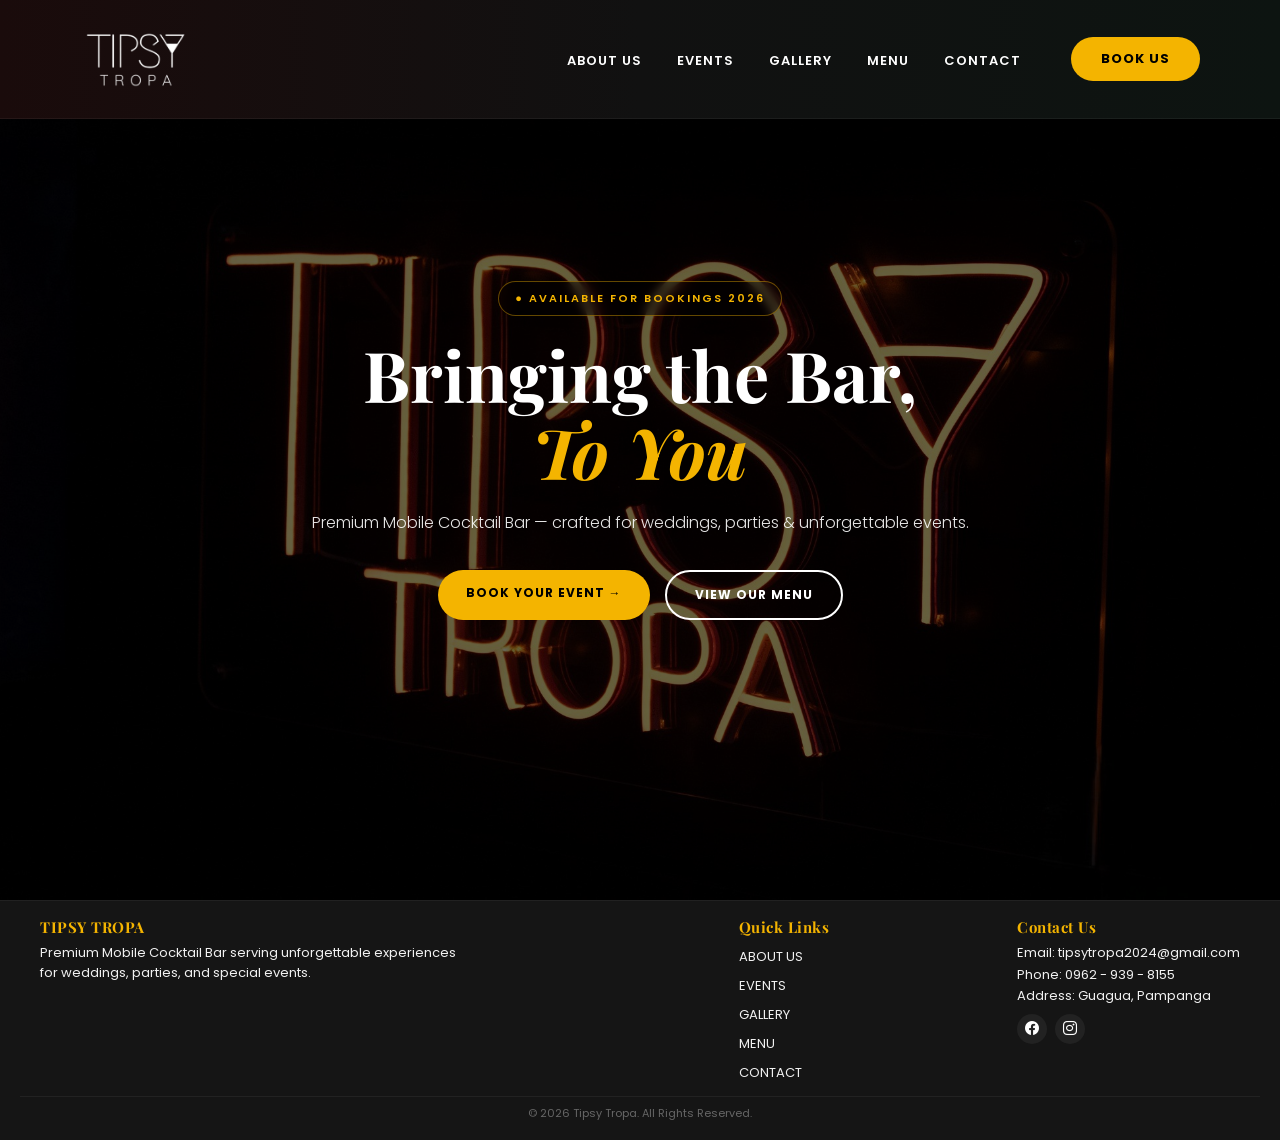
<file: index.html>
<!DOCTYPE html>
<html lang="en">
<head>
    <meta charset="UTF-8">
    <meta name="viewport" content="width=device-width, initial-scale=1.0">
    <title>Tipsy Tropa - Home</title>

    <link rel="icon" type="image/jpeg" href="images/logos.png">
    
    <link href="https://fonts.googleapis.com/css2?family=Playfair+Display:ital,wght@0,500;0,700;1,400&family=Poppins:wght@300;400;600&display=swap" rel="stylesheet">
    <link rel="stylesheet" href="https://cdn.jsdelivr.net/npm/bootstrap-icons@1.11.3/font/bootstrap-icons.min.css">
    
    <style>
        :root {
            --accent-gold: #f4b400;
            --font-poppins: 'Poppins', sans-serif;
            --font-display: 'Playfair Display', serif;
        }

        * {
            margin: 0;
            padding: 0;
            box-sizing: border-box;
        }

        body {
            font-family: var(--font-poppins);
            background-color: #000;
        }

        /* --- NAVBAR --- */
        .navbar {
            position: fixed;
            top: 0;
            left: 0;
            width: 100%;
            padding: 25px 80px; 
            display: flex;
            justify-content: space-between;
            align-items: center;
            background: linear-gradient(to right, #1a0b0b 0%, #111111 50%, #0d1411 100%);
            z-index: 1000;
            border-bottom: 1px solid rgba(255, 255, 255, 0.05);
            box-sizing: border-box;
        }

        .logo {
            display: inline-flex;
            align-items: center;
            text-decoration: none;
            line-height: 0;
        }

        .logo img {
            display: block;
            width: auto;
            height: 68px;
            object-fit: contain;
        }

        .hamburger {
            display: none;
            color: white;
            font-size: 28px;
            cursor: pointer;
            z-index: 1001;
            margin-left: 15px;
        }

        .nav-links {
            display: flex;
            list-style: none;
            gap: 35px;
            margin-left: auto;
            margin-right: 50px;
        }

        .nav-links a {
            text-decoration: none;
            color: white;
            font-size: 13px;
            font-weight: 600;
            transition: color 0.3s ease;
            text-transform: uppercase;
            letter-spacing: 1px;
        }

        .nav-links a:hover { color: var(--accent-gold); }

        .btn-book {
            background: var(--accent-gold);
            color: #000;
            padding: 12px 30px;
            border-radius: 50px;
            text-decoration: none;
            font-weight: 700;
            font-size: 13px;
            transition: 0.3s;
            text-transform: uppercase;
            letter-spacing: 1px;
            white-space: nowrap;
        }

        .btn-book:hover {
            background: #fff;
            transform: scale(1.05);
        }

        /* --- HERO SECTION --- */
        .home {
            position: relative;
            height: 100vh;
            display: flex;
            align-items: center;
            justify-content: center;
            text-align: center;
            overflow: hidden;
        }

        .bg-slide {
            position: absolute;
            width: 100%;
            height: 100%;
            background-size: cover;
            background-position: center;
            background-repeat: no-repeat;
            top: 0;
            left: 0;
            opacity: 0;
            transition: opacity 1.5s ease-in-out;
            z-index: 0;
        }

        .bg-slide.active { opacity: 1; }

        .overlay {
            position: absolute;
            width: 100%;
            height: 100%;
            background: rgba(0, 0, 0, 0.6);
            top: 0;
            left: 0;
            z-index: 1;
        }

        .home-content {
            position: relative;
            z-index: 2;
            color: #fff;
            max-width: 800px;
            padding: 0 20px;
        }

        .badge {
            display: inline-block;
            color: var(--accent-gold);
            font-size: 11px;
            font-weight: 600;
            letter-spacing: 2px;
            margin-bottom: 20px;
            border: 1px solid rgba(244, 180, 0, 0.4);
            padding: 8px 16px;
            border-radius: 50px;
            background: rgba(0, 0, 0, 0.4);
            backdrop-filter: blur(5px);
        }

        .home-content h1 {
            font-family: var(--font-display);
            font-size: clamp(32px, 8vw, 70px);
            line-height: 1.1;
            margin-bottom: 20px;
        }

        .home-content h1 span {
            color: var(--accent-gold);
            font-style: italic;
        }

        .home-content p {
            font-size: 16px;
            margin-bottom: 35px;
            opacity: 0.9;
            font-weight: 300;
        }

        .buttons {
            display: flex;
            gap: 15px;
            justify-content: center;
        }

        .btn-primary, .btn-outline {
            padding: 14px 28px;
            border-radius: 50px;
            text-decoration: none;
            font-weight: 700;
            font-size: 12px;
            letter-spacing: 1px;
            transition: 0.3s;
        }

        .btn-primary { background: var(--accent-gold); color: #000; }
        .btn-outline { background: transparent; color: #fff; border: 2px solid #fff; }

        .btn-primary:hover, .btn-outline:hover {
            background: #fff;
            color: #000;
            transform: translateY(-3px);
        }

        /* --- FOOTER --- */
        .footer {
            background: #151515;
            color: #fff;
            padding: 16px 20px 8px;
            height: 2.5in;
            box-sizing: border-box;
            border-top: 1px solid rgba(255,255,255,0.05);
        }

        .footer-container {
            display: grid;
            grid-template-columns: minmax(0, 1.6fr) repeat(2, minmax(180px, 0.8fr));
            gap: 14px 24px;
            max-width: 1200px;
            margin: 0 auto;
            align-items: start;
        }

        .footer-about, .footer-links, .footer-contact {
            margin: 0;
        }

        .footer-about {
            max-width: 420px;
        }

        .footer-links {
            justify-self: center;
        }

        .footer-contact {
            justify-self: end;
        }

        .footer h3, .footer h4 {
            font-family: var(--font-display);
            margin-bottom: 6px;
            font-size: 15px;
            color: var(--accent-gold);
            letter-spacing: 0.5px;
        }

        .footer-about p,
        .footer-contact p {
            color: #f1f1f1;
            font-size: 13px;
            line-height: 1.5;
            margin-bottom: 2px;
        }

        .footer-links ul {
            list-style: none;
            padding: 0;
            display: grid;
            gap: 4px;
        }
        .footer-links ul li { margin-bottom: 0; }
        .footer-links ul li a { color: #f1f1f1; text-decoration: none; transition: 0.3s; font-size: 13px; }
        .footer-links ul li a:hover { color: var(--accent-gold); }

        .social-icons { margin-top: 8px; display: flex; gap: 8px; }
        .social-icon {
            display: inline-flex;
            background: #222;
            color: #fff;
            width: 30px;
            height: 30px;
            align-items: center;
            justify-content: center;
            border-radius: 50%;
            transition: 0.3s;
            text-decoration: none;
            font-size: 14px;
        }
        .social-icon:hover { background: var(--accent-gold); color: #000; }

        .footer-bottom {
            margin-top: 12px;
            border-top: 1px solid #222;
            padding-top: 8px;
            text-align: center;
            font-size: 11px;
            color: #666;
        }

        /* --- MOBILE RESPONSIVE --- */
        @media (max-width: 768px) {
            .navbar { 
                padding: 15px 20px; 
                background: #000;
                flex-wrap: wrap;
                gap: 10px;
            }

            .logo img {
                height: 56px;
            }

            .hamburger {
                display: block; 
                order: 3; /* Places hamburger at the far right */
            }

            .btn-book {
                order: 2; /* Places button in the middle */
                padding: 8px 15px;
                font-size: 11px;
                margin-left: auto;
            }

            .nav-links {
                display: none;
                flex-direction: column;
                position: absolute;
                top: 100%;
                left: 0;
                width: 100%;
                background: rgba(0, 0, 0, 0.98);
                padding: 30px 20px;
                text-align: center;
                gap: 20px;
                border-bottom: 1px solid var(--accent-gold);
                margin: 0;
            }

            .nav-links.active {
                display: flex;
            }

            .nav-links li,
            .nav-links a {
                width: 100%;
                text-align: center;
            }

            .buttons { 
                flex-direction: column; 
                align-items: center; 
            }

            .btn-primary, .btn-outline { 
                width: 100%; 
                max-width: 250px; 
            }

            .footer {
                padding: 18px 16px 10px;
                height: auto;
            }
            .footer-container {
                grid-template-columns: 1fr;
                gap: 14px;
                text-align: left;
            }
            .footer-links,
            .footer-contact {
                justify-self: start;
            }
            .footer h3,
            .footer h4 {
                margin-bottom: 6px;
            }
            .footer-links ul li a,
            .footer-about p,
            .footer-contact p {
                font-size: 13px;
            }
            .social-icons {
                margin-top: 8px;
                justify-content: flex-start;
            }
            .footer-bottom {
                margin-top: 10px;
                padding-top: 8px;
            }
        }
    </style>
</head>
<body>

<header>
    <nav class="navbar">
        <a href="index.html" class="logo" aria-label="Tipsy Tropa Home"><img src="images/LOGO.png" alt="Tipsy Tropa logo"></a>
        
        <ul class="nav-links" id="navMenu">
            <li><a href="about.html">ABOUT US</a></li>
            <li><a href="events.html">EVENTS</a></li>
            <li><a href="gallery.html">GALLERY</a></li>
            <li><a href="menu.html">MENU</a></li>
            <li><a href="booking.html">CONTACT</a></li>
        </ul>

        <a href="booking.html" class="btn-book">BOOK US</a>
        
        <i class="bi bi-list hamburger" id="hamburger"></i>
    </nav>
</header>

<section class="home">
    <div class="bg-slide" id="bg1"></div>
    <div class="bg-slide" id="bg2"></div>
    <div class="overlay"></div>

    <div class="home-content">
        <span class="badge">● AVAILABLE FOR BOOKINGS 2026</span>
        <h1>Bringing the Bar, <br><span>To You</span></h1>
        <p>Premium Mobile Cocktail Bar — crafted for weddings, parties & unforgettable events.</p>
        <div class="buttons">
            <a href="booking.html" class="btn-primary">BOOK YOUR EVENT →</a>
            <a href="menu.html" class="btn-outline">VIEW OUR MENU</a>
        </div>
    </div>
</section>

<script>
    /* --- BACKGROUND SLIDESHOW --- */
    const images = ['images/background1.jpg', 'images/background2.jpg', 'images/background3.jpg'];
    let index = 0;
    const bg1 = document.getElementById('bg1');
    const bg2 = document.getElementById('bg2');

    bg1.style.backgroundImage = `url(${images[0]})`;
    bg1.classList.add('active');

    setInterval(() => {
        const nextIndex = (index + 1) % images.length;
        const current = bg1.classList.contains('active') ? bg1 : bg2;
        const next = bg1.classList.contains('active') ? bg2 : bg1;
        next.style.backgroundImage = `url(${images[nextIndex]})`;
        next.classList.add('active');
        current.classList.remove('active');
        index = nextIndex;
    }, 5000);

    /* --- HAMBURGER MENU TOGGLE --- */
    const hamburger = document.getElementById('hamburger');
    const navMenu = document.getElementById('navMenu');

    hamburger.addEventListener('click', () => {
        navMenu.classList.toggle('active');
        if (navMenu.classList.contains('active')) {
            hamburger.classList.replace('bi-list', 'bi-x');
        } else {
            hamburger.classList.replace('bi-x', 'bi-list');
        }
    });
</script>

<footer class="footer">
    <div class="footer-container">
        <div class="footer-about">
            <h3>TIPSY TROPA</h3>
            <p>Premium Mobile Cocktail Bar serving unforgettable experiences for weddings, parties, and special events.</p>
        </div>
        <div class="footer-links">
            <h4>Quick Links</h4>
            <ul>
                <li><a href="about.html">ABOUT US</a></li>
                <li><a href="events.html">EVENTS</a></li>
                <li><a href="gallery.html">GALLERY</a></li>
                <li><a href="menu.html">MENU</a></li>
                <li><a href="booking.html">CONTACT</a></li>
            </ul>
        </div>
        <div class="footer-contact">
            <h4>Contact Us</h4>
            <p>Email: tipsytropa2024@gmail.com</p>
            <p>Phone: 0962 - 939 - 8155</p>
            <p>Address: Guagua, Pampanga</p>
            <div class="social-icons">
                <a href="https://www.facebook.com/profile.php?id=61555695737139" target="_blank" class="social-icon"><i class="bi bi-facebook"></i></a>
                <a href="https://www.instagram.com/tipsytropa/" target="_blank" class="social-icon"><i class="bi bi-instagram"></i></a>
            </div>
        </div>
    </div>
    <div class="footer-bottom">
        <p>&copy; 2026 Tipsy Tropa. All Rights Reserved.</p>
    </div>
</footer>

</body>
</html>
</file>
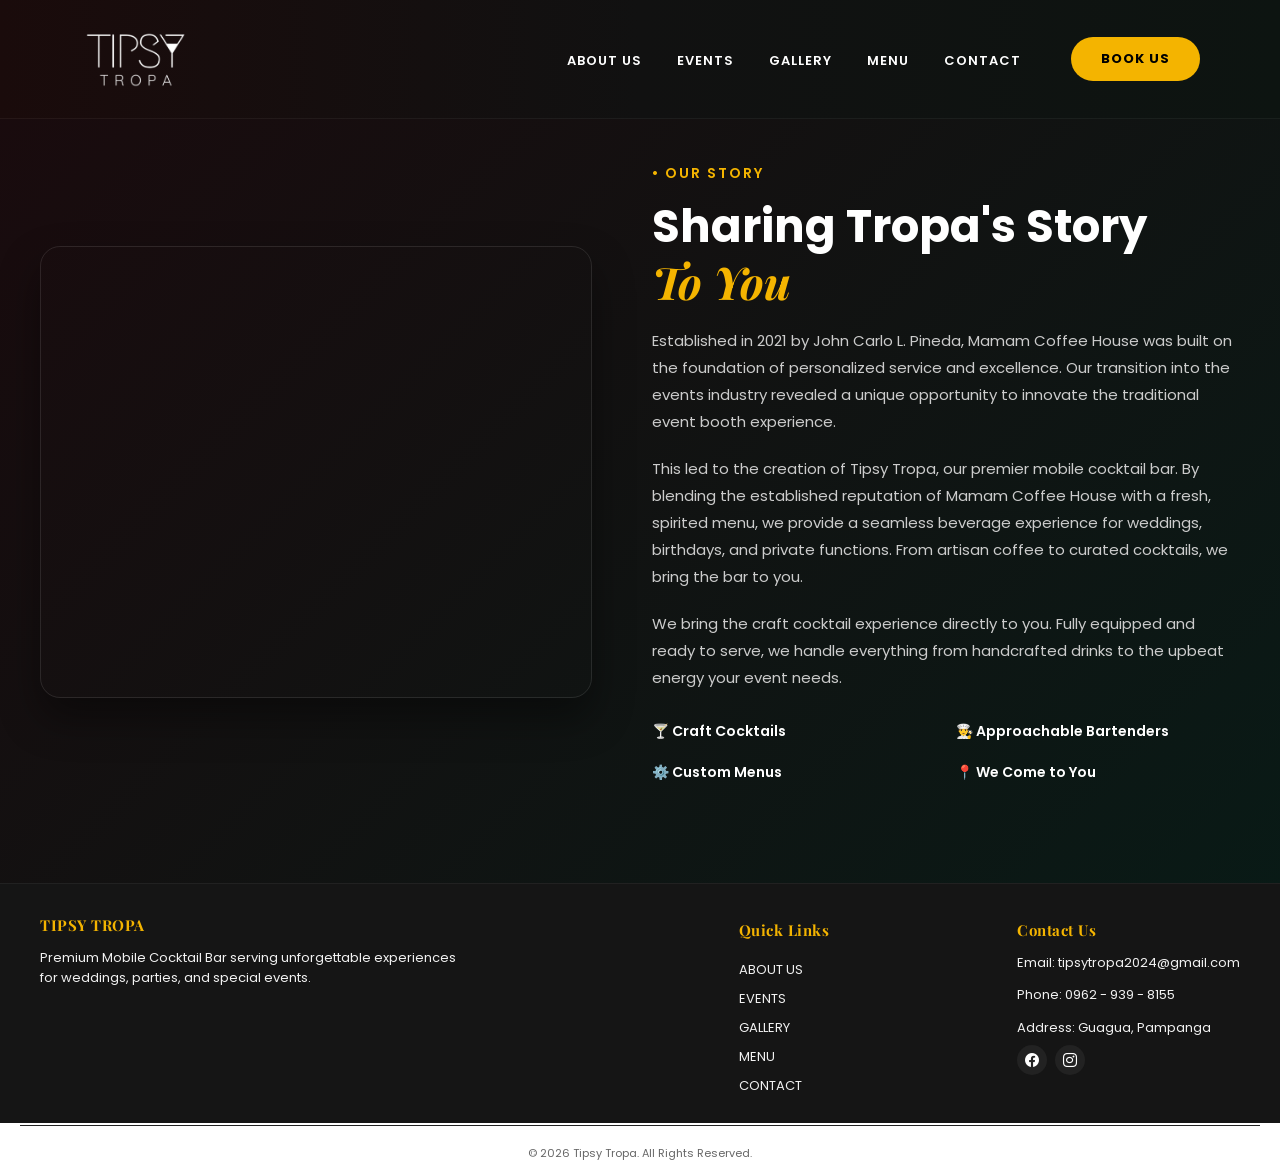
<file: about.html>
<!DOCTYPE html>
<html lang="en">
<head>
    <meta charset="UTF-8">
    <meta name="viewport" content="width=device-width, initial-scale=1.0">
    <title>Tipsy Tropa - About Us</title>
    
    <link rel="icon" type="image/jpeg" href="images/logos.png">
    
    <link href="https://fonts.googleapis.com/css2?family=Playfair+Display:ital,wght@0,500;0,700;1,400&family=Poppins:wght@300;400;600&display=swap" rel="stylesheet">
    <link rel="stylesheet" href="https://cdn.jsdelivr.net/npm/bootstrap-icons@1.11.3/font/bootstrap-icons.min.css">

    <style>
        :root {
            --accent-gold: #f4b400;
            --font-poppins: 'Poppins', sans-serif;
            --font-display: 'Playfair Display', serif;
        }

        body {
            font-family: var(--font-poppins);
            background: linear-gradient(135deg, #1a0a0d, #091a16);
            background-attachment: fixed;
            color: #fff;
            margin: 0;
            min-height: 100vh;
            overflow-x: hidden;
        }

        /* --- NAVBAR STYLES --- */
        .navbar {
            position: fixed;
            top: 0;
            left: 0;
            width: 100%;
            padding: 25px 80px; 
            display: flex;
            justify-content: space-between;
            align-items: center;
            background: linear-gradient(to right, #1a0b0b 0%, #111111 50%, #0d1411 100%);
            z-index: 1000;
            border-bottom: 1px solid rgba(255, 255, 255, 0.05);
            box-sizing: border-box;
        }

        .logo {
            display: inline-flex;
            align-items: center;
            text-decoration: none;
            line-height: 0;
        }

        .logo img {
            display: block;
            width: auto;
            height: 68px;
            object-fit: contain;
        }

        /* Hamburger Icon */
        .hamburger {
            display: none;
            color: white;
            font-size: 28px;
            cursor: pointer;
            z-index: 1001;
            margin-left: 15px;
        }

        .nav-links {
            display: flex;
            list-style: none;
            gap: 35px;
            margin-left: auto;
            margin-right: 50px;
        }

        .nav-links a {
            font-family: var(--font-poppins);
            text-decoration: none;
            color: white;
            font-size: 13px;
            font-weight: 600;
            transition: color 0.3s ease;
            text-transform: uppercase;
            letter-spacing: 1px;
        }

        .nav-links a:hover { color: var(--accent-gold); }

        .btn-book {
            font-family: var(--font-poppins);
            background: var(--accent-gold);
            color: #000;
            padding: 12px 30px;
            border-radius: 50px;
            text-decoration: none;
            font-weight: 700;
            font-size: 13px;
            transition: 0.3s;
            text-transform: uppercase;
            letter-spacing: 1px;
            white-space: nowrap;
        }

        .btn-book:hover {
            background: #fff;
            transform: scale(1.05);
        }

        /* --- ABOUT SECTION --- */
        .about {
            padding-top: 160px; 
            padding-bottom: 100px;
            background: transparent;
        }

        .about-container {
            display: flex;
            align-items: center;
            justify-content: center;
            gap: 60px;
            max-width: 1200px;
            margin: auto;
            padding: 0 20px;
            flex-wrap: wrap;
        }

        .about-image {
            position: relative;
            width: 100%;
            max-width: 550px;
            height: 450px;
            overflow: hidden;
            border-radius: 20px;
            border: 1px solid rgba(255, 255, 255, 0.1);
            box-shadow: 0 20px 40px rgba(0,0,0,0.4);
        }

        .about-image img {
            width: 100%;
            height: 100%;
            object-fit: cover;
            position: absolute;
            top: 0;
            left: 0;
            opacity: 0;
            animation: fade 12s infinite;
        }

        .about-image img:nth-child(1) { animation-delay: 0s; }
        .about-image img:nth-child(2) { animation-delay: 3s; }
        .about-image img:nth-child(3) { animation-delay: 6s; }
        .about-image img:nth-child(4) { animation-delay: 9s; }

        @keyframes fade {
            0% { opacity: 0; }
            10% { opacity: 1; }
            30% { opacity: 1; }
            40% { opacity: 0; }
            100% { opacity: 0; }
        }

        .about-content { flex: 1; min-width: 300px; }
        .about-label { color: var(--accent-gold); font-size: 14px; letter-spacing: 2px; font-weight: 600; }
        .about-content h2 { font-size: 45px; margin: 15px 0; font-family: var(--font-poppins); line-height: 1.2;}
        .about-content h2 span { color: var(--accent-gold); font-family: var(--font-display); font-style: italic; }
        .about-content p { color: #ccc; line-height: 1.8; margin-bottom: 20px; font-size: 15px; }

        .features {
            display: grid;
            grid-template-columns: 1fr 1fr;
            gap: 20px;
            margin-top: 30px;
        }

        .features div { font-weight: 600; font-size: 14px; }

        /* --- FOOTER --- */
        .footer {
            background: #151515;
            color: #fff;
            padding: 16px 20px 8px;
            height: 2.5in;
            box-sizing: border-box;
            border-top: 1px solid rgba(255,255,255,0.05);
        }

        .footer-container {
            display: grid;
            grid-template-columns: minmax(0, 1.6fr) repeat(2, minmax(180px, 0.8fr));
            gap: 14px 24px;
            max-width: 1200px;
            margin: 0 auto;
            align-items: start;
        }

        .footer-about, .footer-links, .footer-contact {
            margin: 0;
        }

        .footer-about {
            max-width: 420px;
        }

        .footer-links {
            justify-self: center;
        }

        .footer-contact {
            justify-self: end;
        }

        .footer h3, .footer h4 {
            font-family: var(--font-display);
            margin-bottom: 6px;
            font-size: 15px;
            color: var(--accent-gold);
            letter-spacing: 0.5px;
        }

        .footer-about p,
        .footer-contact p {
            color: #f1f1f1;
            font-size: 13px;
            line-height: 1.5;
            margin-bottom: 2px;
        }

        .footer-links ul {
            list-style: none;
            padding: 0;
            display: grid;
            gap: 4px;
        }
        .footer-links ul li { margin-bottom: 0; }
        .footer-links ul li a { color: #f1f1f1; text-decoration: none; transition: 0.3s; font-size: 13px; }
        .footer-links ul li a:hover { color: var(--accent-gold); }

        .social-icons { margin-top: 8px; display: flex; gap: 8px; }
        .social-icon {
            display: inline-flex;
            background: #222;
            color: #fff;
            width: 30px;
            height: 30px;
            align-items: center;
            justify-content: center;
            border-radius: 50%;
            transition: 0.3s;
            text-decoration: none;
            font-size: 14px;
        }
        .social-icon:hover { background: var(--accent-gold); color: #000; }

        .footer-bottom {
            margin-top: 12px;
            border-top: 1px solid #222;
            padding-top: 8px;
            text-align: center;
            font-size: 11px;
            color: #666;
        }

        /* --- MOBILE RESPONSIVE --- */
        @media (max-width: 768px) {
            .navbar {
                padding: 15px 20px;
                background: #000;
                flex-wrap: wrap;
                gap: 10px;
            }
            .hamburger {
                display: block;
                order: 3;
            }
            .btn-book {
                order: 2;
                padding: 8px 15px;
                font-size: 11px;
                margin-left: auto;
            }
            .nav-links {
                display: none;
                flex-direction: column;
                position: absolute;
                top: 100%;
                left: 0;
                width: 100%;
                background: rgba(0, 0, 0, 0.98);
                padding: 30px 20px;
                text-align: center;
                gap: 20px;
                border-bottom: 1px solid var(--accent-gold);
                margin: 0;
            }
            .nav-links.active {
                display: flex;
            }
            .nav-links li,
            .nav-links a {
                width: 100%;
                text-align: center;
            }
            .logo img {
                height: 56px;
            }
            .about {
                padding-top: 100px;
            }
            .about-content h2 {
                font-size: 32px;
            }
            .about-content p,
            .features div {
                font-size: 14px;
            }
            .footer {
                padding: 18px 16px 10px;
                height: auto;
            }
            .footer-container {
                grid-template-columns: 1fr;
                gap: 14px;
                text-align: left;
            }
            .footer-links,
            .footer-contact {
                justify-self: start;
            }
            .footer h3,
            .footer h4 {
                margin-bottom: 6px;
            }
            .footer-links ul li a,
            .footer-about p,
            .footer-contact p {
                font-size: 13px;
            }
            .social-icons {
                margin-top: 8px;
                justify-content: flex-start;
            }
            .footer-bottom {
                margin-top: 10px;
                padding-top: 8px;
            }
        }
    </style>
</head>
<body>

<header>
    <nav class="navbar">
    <a href="index.html" class="logo" aria-label="Tipsy Tropa Home"><img src="images/LOGO.png" alt="Tipsy Tropa logo"></a>

        <ul class="nav-links" id="navMenu">
        <li><a href="about.html">ABOUT US</a></li>
            <li><a href="events.html">EVENTS</a></li>
            <li><a href="gallery.html">GALLERY</a></li>
            <li><a href="menu.html">MENU</a></li>
            <li><a href="booking.html">CONTACT</a></li>
        </ul>

        <a href="booking.html" class="btn-book">BOOK US</a>
        <i class="bi bi-list hamburger" id="hamburger"></i>
    </nav>
</header>

<section class="about">
    <div class="about-container">
        <div class="about-image">
            <img src="images/logo.jpg" alt="Logo">
            <img src="images/carousel1.jpg" alt="Cocktail Bar">
            <img src="images/carousel2.jpg" alt="Cocktail Bar">
            <img src="images/carousel3.jpg" alt="Cocktail Bar">
        </div>

        <div class="about-content">
            <span class="about-label">• OUR STORY</span>
            <h2>Sharing Tropa's Story <br><span>To You</span></h2>
            <p>Established in 2021 by John Carlo L. Pineda, Mamam Coffee House was built on the foundation of personalized service and excellence. Our transition into the events industry revealed a unique opportunity to innovate the traditional event booth experience.</p>

            <p>This led to the creation of Tipsy Tropa, our premier mobile cocktail bar. By blending the established reputation of Mamam Coffee House with a fresh, spirited menu, we provide a seamless beverage experience for weddings, birthdays, and private functions. From artisan coffee to curated cocktails, we bring the bar to you.</p>

            <p>We bring the craft cocktail experience directly to you. Fully equipped and ready to serve, we handle everything from handcrafted drinks to the upbeat energy your event needs.</p>
            <div class="features">
                <div>🍸 Craft Cocktails</div>
                <div>👨‍🍳 Approachable Bartenders</div>
                <div>⚙️ Custom Menus</div>
                <div>📍 We Come to You</div>
            </div>
        </div>
    </div>
</section>

<script>
    /* --- HAMBURGER MENU TOGGLE --- */
    const hamburger = document.getElementById('hamburger');
    const navMenu = document.getElementById('navMenu');

    hamburger.addEventListener('click', () => {
        navMenu.classList.toggle('active');
        if (navMenu.classList.contains('active')) {
            hamburger.classList.replace('bi-list', 'bi-x');
        } else {
            hamburger.classList.replace('bi-x', 'bi-list');
        }
    });
</script>

<footer class="footer">
    <div class="footer-container">
        <div class="footer-about">
            <h3>TIPSY TROPA</h3>
            <p>Premium Mobile Cocktail Bar serving unforgettable experiences for weddings, parties, and special events.</p>
        </div>
        <div class="footer-links">
            <h4>Quick Links</h4>
            <ul>
                <li><a href="about.html">ABOUT US</a></li>
                <li><a href="events.html">EVENTS</a></li>
                <li><a href="gallery.html">GALLERY</a></li>
                <li><a href="menu.html">MENU</a></li>
                <li><a href="booking.html">CONTACT</a></li>
            </ul>
        </div>
        <div class="footer-contact">
            <h4>Contact Us</h4>
            <p>Email: tipsytropa2024@gmail.com</p>
            <p>Phone: 0962 - 939 - 8155</p>
            <p>Address: Guagua, Pampanga</p>
            <div class="social-icons">
                <a href="https://www.facebook.com/profile.php?id=61555695737139" target="_blank" class="social-icon"><i class="bi bi-facebook"></i></a>
                <a href="https://www.instagram.com/tipsytropa/" target="_blank" class="social-icon"><i class="bi bi-instagram"></i></a>
            </div>
        </div>
    </div>
    <div class="footer-bottom">
        <p>&copy; 2026 Tipsy Tropa. All Rights Reserved.</p>
    </div>
</footer>

</body>
</html>
</file>
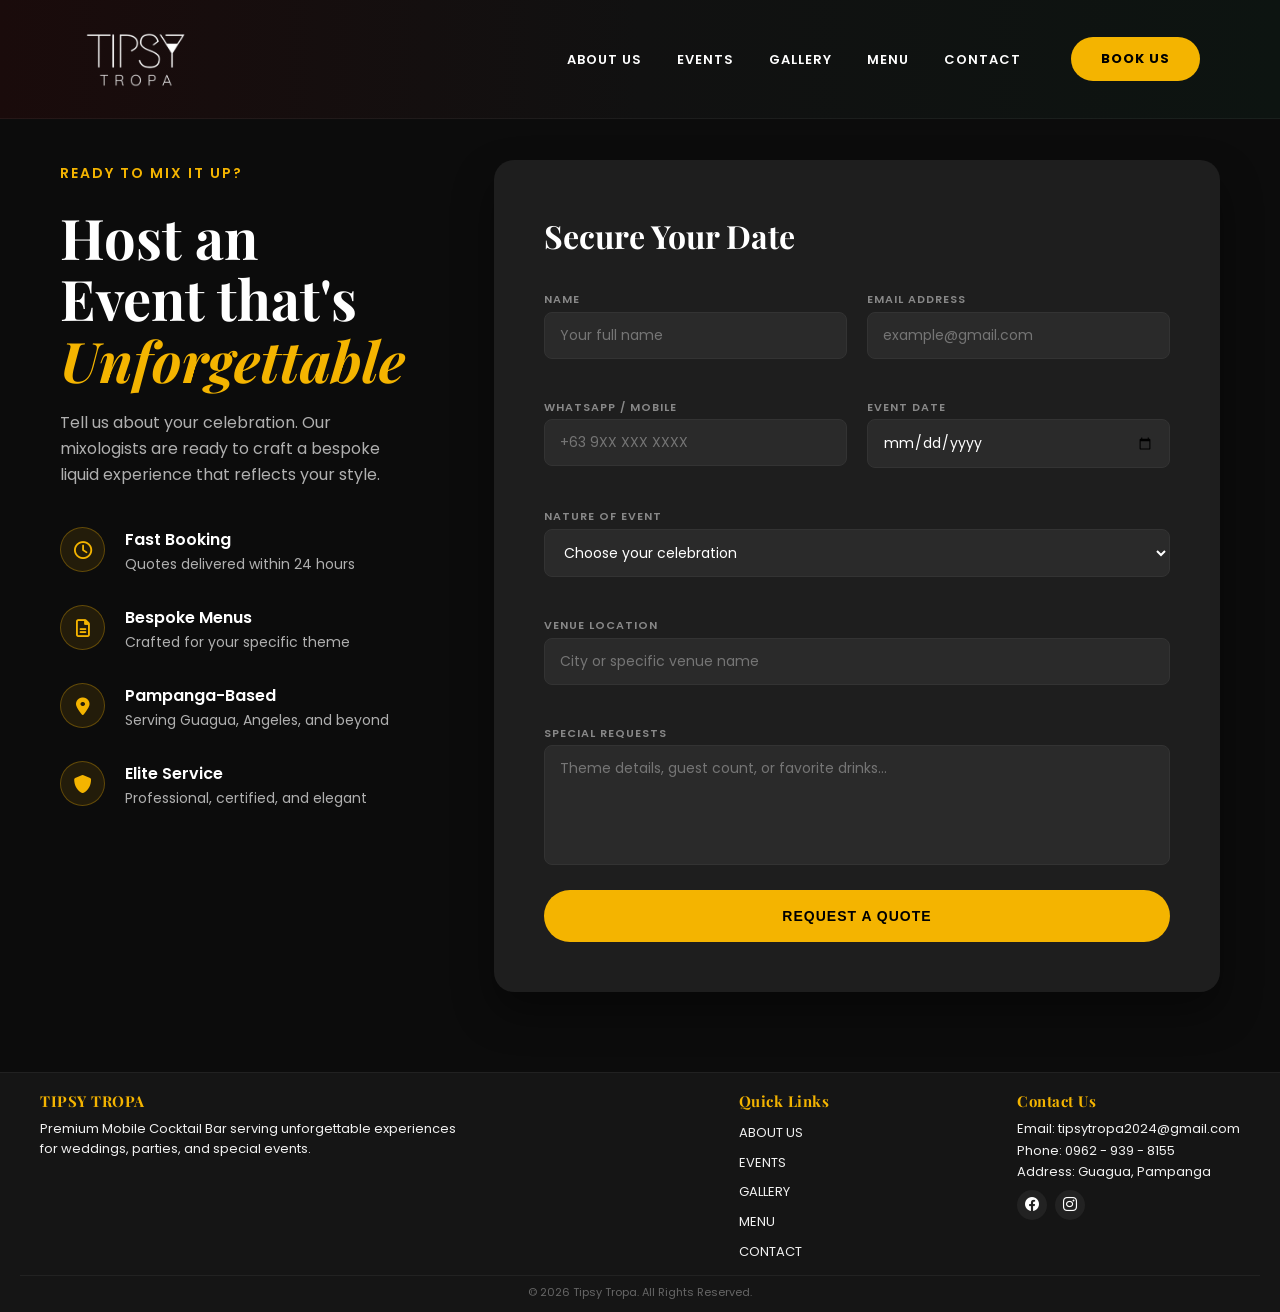
<file: booking.html>
<!DOCTYPE html>
<html lang="en">
<head>
    <meta charset="UTF-8">
    <meta name="viewport" content="width=device-width, initial-scale=1.0">
    <title>Tipsy Tropa | Contact & Booking</title>

    <link rel="icon" type="image/jpeg" href="images/logos.png">

    <link href="https://fonts.googleapis.com/css2?family=Playfair+Display:ital,wght@0,500;0,700;1,400&family=Poppins:wght@300;400;600&display=swap" rel="stylesheet">
    <link rel="stylesheet" href="https://cdnjs.cloudflare.com/ajax/libs/font-awesome/6.0.0/css/all.min.css">
    <link rel="stylesheet" href="https://cdn.jsdelivr.net/npm/bootstrap-icons@1.11.3/font/bootstrap-icons.min.css">

    <style>
        /* --- RESET & GLOBALS --- */
        * {
            margin: 0;
            padding: 0;
            box-sizing: border-box;
        }

        :root {
            --accent-gold: #f4b400;
            --form-bg: #1e1e1e;
            --input-bg: #2a2a2a;
            --text-gray: #b0b0b0;
            --font-poppins: 'Poppins', sans-serif;
            --font-display: 'Playfair Display', serif;
        }

        body {
            font-family: var(--font-poppins);
            background-color: #0c0c0c;
            color: #fff;
            line-height: 1.6;
            min-height: 100vh;
            overflow-x: hidden;
        }

        /* --- NAVBAR (FROM INDEX) --- */
        .navbar {
            position: fixed;
            top: 0;
            left: 0;
            width: 100%;
            padding: 25px 80px; 
            display: flex;
            justify-content: space-between;
            align-items: center;
            background: linear-gradient(to right, #1a0b0b 0%, #111111 50%, #0d1411 100%);
            z-index: 1000;
            border-bottom: 1px solid rgba(255, 255, 255, 0.05);
            box-sizing: border-box;
        }

        .logo {
            display: inline-flex;
            align-items: center;
            text-decoration: none;
            line-height: 0;
        }

        .logo img {
            display: block;
            width: auto;
            height: 68px;
            object-fit: contain;
        }

        .hamburger {
            display: none;
            color: white;
            font-size: 28px;
            cursor: pointer;
            z-index: 1001;
            margin-left: 15px;
        }

        .nav-links {
            display: flex;
            list-style: none;
            gap: 35px;
            margin-left: auto;
            margin-right: 50px;
        }

        .nav-links a {
            font-family: var(--font-poppins);
            text-decoration: none;
            color: white;
            font-size: 13px;
            font-weight: 600;
            transition: color 0.3s ease;
            text-transform: uppercase;
            letter-spacing: 1px;
        }

        .nav-links a:hover { color: var(--accent-gold); }

        .btn-book {
            font-family: var(--font-poppins);
            background: var(--accent-gold);
            color: #000;
            padding: 12px 30px;
            border-radius: 50px;
            text-decoration: none;
            font-weight: 700;
            font-size: 13px;
            transition: 0.3s;
            text-transform: uppercase;
            letter-spacing: 1px;
            white-space: nowrap;
        }

        .btn-book:hover {
            background: #fff;
            transform: scale(1.05);
        }

        /* --- CONTACT SECTION --- */
        .contact-container {
            max-width: 1200px;
            margin: 0 auto;
            padding: 160px 20px 80px;
            display: grid;
            grid-template-columns: 1fr 1.2fr;
            gap: 80px;
            align-items: start;
        }

        .contact-info span {
            color: var(--accent-gold);
            text-transform: uppercase;
            font-weight: 600;
            letter-spacing: 2px;
            font-size: 14px;
        }

        .contact-info h1 {
            font-family: var(--font-display);
            font-size: 56px;
            line-height: 1.1;
            margin: 20px 0;
        }

        .contact-info h1 em {
            font-style: italic;
            color: var(--accent-gold);
            display: block;
        }

        .contact-info p {
            color: var(--text-gray);
            margin-bottom: 40px;
            font-size: 16px;
            max-width: 450px;
        }

        .feature-item {
            display: flex;
            align-items: flex-start;
            gap: 20px;
            margin-bottom: 30px;
        }

        .feature-icon {
            background: rgba(244, 180, 0, 0.1);
            width: 45px;
            height: 45px;
            border-radius: 50%;
            display: flex;
            align-items: center;
            justify-content: center;
            border: 1px solid rgba(244, 180, 0, 0.3);
        }

        .feature-icon i { color: var(--accent-gold); font-size: 18px; }

        .feature-text h4 { font-size: 16px; font-weight: 600; }
        .feature-text p { font-size: 14px; color: var(--text-gray); margin: 0; }

        /* --- FORM CARD --- */
        .booking-card {
            background: var(--form-bg);
            padding: 50px;
            border-radius: 20px;
            box-shadow: 0 20px 40px rgba(0,0,0,0.4);
        }

        .booking-card h2 {
            font-family: var(--font-display);
            font-size: 32px;
            margin-bottom: 30px;
        }

        .form-grid {
            display: grid;
            grid-template-columns: 1fr 1fr;
            gap: 20px;
        }

        .form-group {
            margin-bottom: 20px;
            display: flex;
            flex-direction: column;
        }

        .form-group.full-width { grid-column: span 2; }

        .form-group label {
            text-transform: uppercase;
            font-size: 11px;
            font-weight: 600;
            color: #888;
            margin-bottom: 3px;
            letter-spacing: 1px;
        }

        .form-group input, .form-group select, .form-group textarea {
            background: var(--input-bg);
            border: 1px solid #333;
            border-radius: 8px;
            padding: 12px 15px;
            color: #fff;
            font-family: var(--font-poppins);
            font-size: 14px;
            outline: none;
            transition: 0.3s;
        }

        .form-group input:focus, .form-group select:focus, .form-group textarea:focus {
            border-color: var(--accent-gold);
        }

        .form-group textarea { height: 120px; resize: none; }

        .btn-submit {
            width: 100%;
            background: var(--accent-gold);
            color: #000;
            border: none;
            padding: 18px;
            border-radius: 50px;
            font-weight: 700;
            font-size: 14px;
            text-transform: uppercase;
            letter-spacing: 1px;
            cursor: pointer;
            transition: 0.3s;
            margin-top: 5px;
        }

        .btn-submit:hover { background: #222; transform: translateY(-3px); }

        /* --- FOOTER (FROM INDEX) --- */

        .footer {
            background: #151515;
            color: #fff;
            padding: 16px 20px 8px;
            height: 2.5in;
            box-sizing: border-box;
            border-top: 1px solid rgba(255,255,255,0.05);
        }

        .footer-container {
            display: grid;
            grid-template-columns: minmax(0, 1.6fr) repeat(2, minmax(180px, 0.8fr));
            gap: 14px 24px;
            max-width: 1200px;
            margin: 0 auto;
            align-items: start;
        }

        .footer-about, .footer-links, .footer-contact {
            margin: 0;
        }

        .footer-about {
            max-width: 420px;
        }

        .footer-links {
            justify-self: center;
        }

        .footer-contact {
            justify-self: end;
        }

        .footer h3, .footer h4 {
            font-family: var(--font-display);
            margin-bottom: 6px;
            font-size: 15px;
            color: var(--accent-gold);
            letter-spacing: 0.5px;
        }

        .footer-links ul { list-style: none; padding: 0; display: grid; gap: 4px; }
        .footer-links ul li { margin-bottom: 0; }
        .footer-links ul li a { color: #f1f1f1; text-decoration: none; transition: 0.3s; font-size: 13px; }
        .footer-links ul li a:hover { color: var(--accent-gold); }

        .footer-about p,
        .footer-contact p { color: #f1f1f1; font-size: 13px; line-height: 1.5; margin-bottom: 2px; }

        .social-icons { margin-top: 8px; display: flex; gap: 8px; }
        .social-icon {
            display: inline-flex;
            background: #222;
            color: #fff;
            width: 30px;
            height: 30px;
            align-items: center;
            justify-content: center;
            border-radius: 50%;
            transition: 0.3s;
            text-decoration: none;
            font-size: 14px;
        }

        .social-icon:hover { background: var(--accent-gold); color: #000; }

        .footer-bottom {
            margin-top: 12px;
            border-top: 1px solid #222;
            padding-top: 8px;
            text-align: center;
            font-size: 11px;
            color: #666;
        }

        /* --- MOBILE RESPONSIVE (FROM INDEX) --- */
        @media (max-width: 768px) {
            .navbar { 
                padding: 15px 20px; 
                background: #000;
                flex-wrap: wrap;
                gap: 10px;
            }

            .logo img { height: 56px; }

            .hamburger {
                display: block; 
                order: 3;
            }

            .btn-book {
                order: 2;
                padding: 8px 15px;
                font-size: 11px;
                margin-left: auto;
            }

            .nav-links {
                display: none;
                flex-direction: column;
                position: absolute;
                top: 100%;
                left: 0;
                width: 100%;
                background: rgba(0, 0, 0, 0.98);
                padding: 30px 20px;
                text-align: center;
                gap: 20px;
                border-bottom: 1px solid var(--accent-gold);
                margin: 0;
            }

            .nav-links.active {
                display: flex;
            }

            .nav-links li,
            .nav-links a {
                width: 100%;
                text-align: center;
            }

            .contact-container {
                grid-template-columns: 1fr;
                gap: 50px;
                padding: 120px 20px 50px;
                text-align: center;
            }
            .contact-info h1 { font-size: 36px; }
            .contact-info p { margin: 0 auto 40px; }
            .feature-item { text-align: left; }
            .booking-card { padding: 30px 20px; }
            .form-grid { grid-template-columns: 1fr; }
            .form-group.full-width { grid-column: span 1; }

            .footer {
                padding: 18px 16px 10px;
                height: auto;
            }

            .footer-container {
                grid-template-columns: 1fr;
                gap: 14px;
                text-align: left;
            }

            .footer-links,
            .footer-contact {
                justify-self: start;
            }

            .footer h3,
            .footer h4 {
                margin-bottom: 6px;
            }

            .footer-links ul li a,
            .footer-about p,
            .footer-contact p {
                font-size: 13px;
            }

            .social-icons {
                margin-top: 8px;
                justify-content: flex-start;
            }

            .footer-bottom {
                margin-top: 10px;
                padding-top: 8px;
            }
        }
    </style>
</head>
<body>

<header>
    <nav class="navbar">
        <a href="index.html" class="logo" aria-label="Tipsy Tropa Home"><img src="images/LOGO.png" alt="Tipsy Tropa logo"></a>
        
        <ul class="nav-links" id="navMenu">
            <li><a href="about.html">ABOUT US</a></li>
            <li><a href="events.html">EVENTS</a></li>
            <li><a href="gallery.html">GALLERY</a></li>
            <li><a href="menu.html">MENU</a></li>
            <li><a href="booking.html">CONTACT</a></li>
        </ul>

        <a href="booking.html" class="btn-book">BOOK US</a>
        
        <i class="bi bi-list hamburger" id="hamburger"></i>
    </nav>
</header>

<div class="contact-container">
    <div class="contact-info">
        <span>Ready to Mix it Up?</span>
        <h1>Host an Event that's <em>Unforgettable</em></h1>
        <p>Tell us about your celebration. Our mixologists are ready to craft a bespoke liquid experience that reflects your style.</p>

        <div class="feature-item">
            <div class="feature-icon"><i class="far fa-clock"></i></div>
            <div class="feature-text">
                <h4>Fast Booking</h4>
                <p>Quotes delivered within 24 hours</p>
            </div>
        </div>

        <div class="feature-item">
            <div class="feature-icon"><i class="far fa-file-alt"></i></div>
            <div class="feature-text">
                <h4>Bespoke Menus</h4>
                <p>Crafted for your specific theme</p>
            </div>
        </div>

        <div class="feature-item">
            <div class="feature-icon"><i class="fas fa-map-marker-alt"></i></div>
            <div class="feature-text">
                <h4>Pampanga-Based</h4>
                <p>Serving Guagua, Angeles, and beyond</p>
            </div>
        </div>

        <div class="feature-item">
            <div class="feature-icon"><i class="fas fa-shield-alt"></i></div>
            <div class="feature-text">
                <h4>Elite Service</h4>
                <p>Professional, certified, and elegant</p>
            </div>
        </div>
    </div>

    <div class="booking-card">
        <h2>Secure Your Date</h2>
        <form action="#">
            <div class="form-grid">
                <div class="form-group">
                    <label>Name</label>
                    <input type="text" placeholder="Your full name" required>
                </div>
                <div class="form-group">
                    <label>Email Address</label>
                    <input type="email" placeholder="example@gmail.com" required>
                </div>
                <div class="form-group">
                    <label>WhatsApp / Mobile</label>
                    <input type="tel" placeholder="+63 9XX XXX XXXX" required>
                </div>
                <div class="form-group">
                    <label>Event Date</label>
                    <input type="date" required>
                </div>
                <div class="form-group full-width">
                    <label>Nature of Event</label>
                    <select required>
                        <option value="" disabled selected>Choose your celebration</option>
                        <option value="wedding">Wedding Reception</option>
                        <option value="birthday">Birthday Bash</option>
                        <option value="corporate">Corporate Function</option>
                        <option value="private">Exclusive Private Party</option>
                    </select>
                </div>
                <div class="form-group full-width">
                    <label>Venue Location</label>
                    <input type="text" placeholder="City or specific venue name" required>
                </div>
                <div class="form-group full-width">
                    <label>Special Requests</label>
                    <textarea placeholder="Theme details, guest count, or favorite drinks..."></textarea>
                </div>
            </div>
            <button type="submit" class="btn-submit">Request a Quote</button>
        </form>
    </div>
</div>

<footer class="footer">
    <div class="footer-container">
        <div class="footer-about">
            <h3>TIPSY TROPA</h3>
            <p>Premium Mobile Cocktail Bar serving unforgettable experiences for weddings, parties, and special events.</p>
        </div>
        <div class="footer-links">
            <h4>Quick Links</h4>
            <ul>
                <li><a href="about.html">ABOUT US</a></li>
                <li><a href="events.html">EVENTS</a></li>
                <li><a href="gallery.html">GALLERY</a></li>
                <li><a href="menu.html">MENU</a></li>
                <li><a href="booking.html">CONTACT</a></li>
            </ul>
        </div>
        <div class="footer-contact">
            <h4>Contact Us</h4>
            <p>Email: tipsytropa2024@gmail.com</p>
            <p>Phone: 0962 - 939 - 8155</p>
            <p>Address: Guagua, Pampanga</p>
            <div class="social-icons">
                <a href="https://www.facebook.com/profile.php?id=61555695737139" target="_blank" class="social-icon"><i class="bi bi-facebook"></i></a>
                <a href="https://www.instagram.com/tipsytropa/" target="_blank" class="social-icon"><i class="bi bi-instagram"></i></a>
            </div>
        </div>
    </div>
    <div class="footer-bottom">
        <p>&copy; 2026 Tipsy Tropa. All Rights Reserved.</p>
    </div>
</footer>

<script>
    /* --- HAMBURGER MENU TOGGLE --- */
    const hamburger = document.getElementById('hamburger');
    const navMenu = document.getElementById('navMenu');

    hamburger.addEventListener('click', () => {
        navMenu.classList.toggle('active');
        if (navMenu.classList.contains('active')) {
            hamburger.classList.replace('bi-list', 'bi-x');
        } else {
            hamburger.classList.replace('bi-x', 'bi-list');
        }
    });
</script>

</body>
</html>
</file>
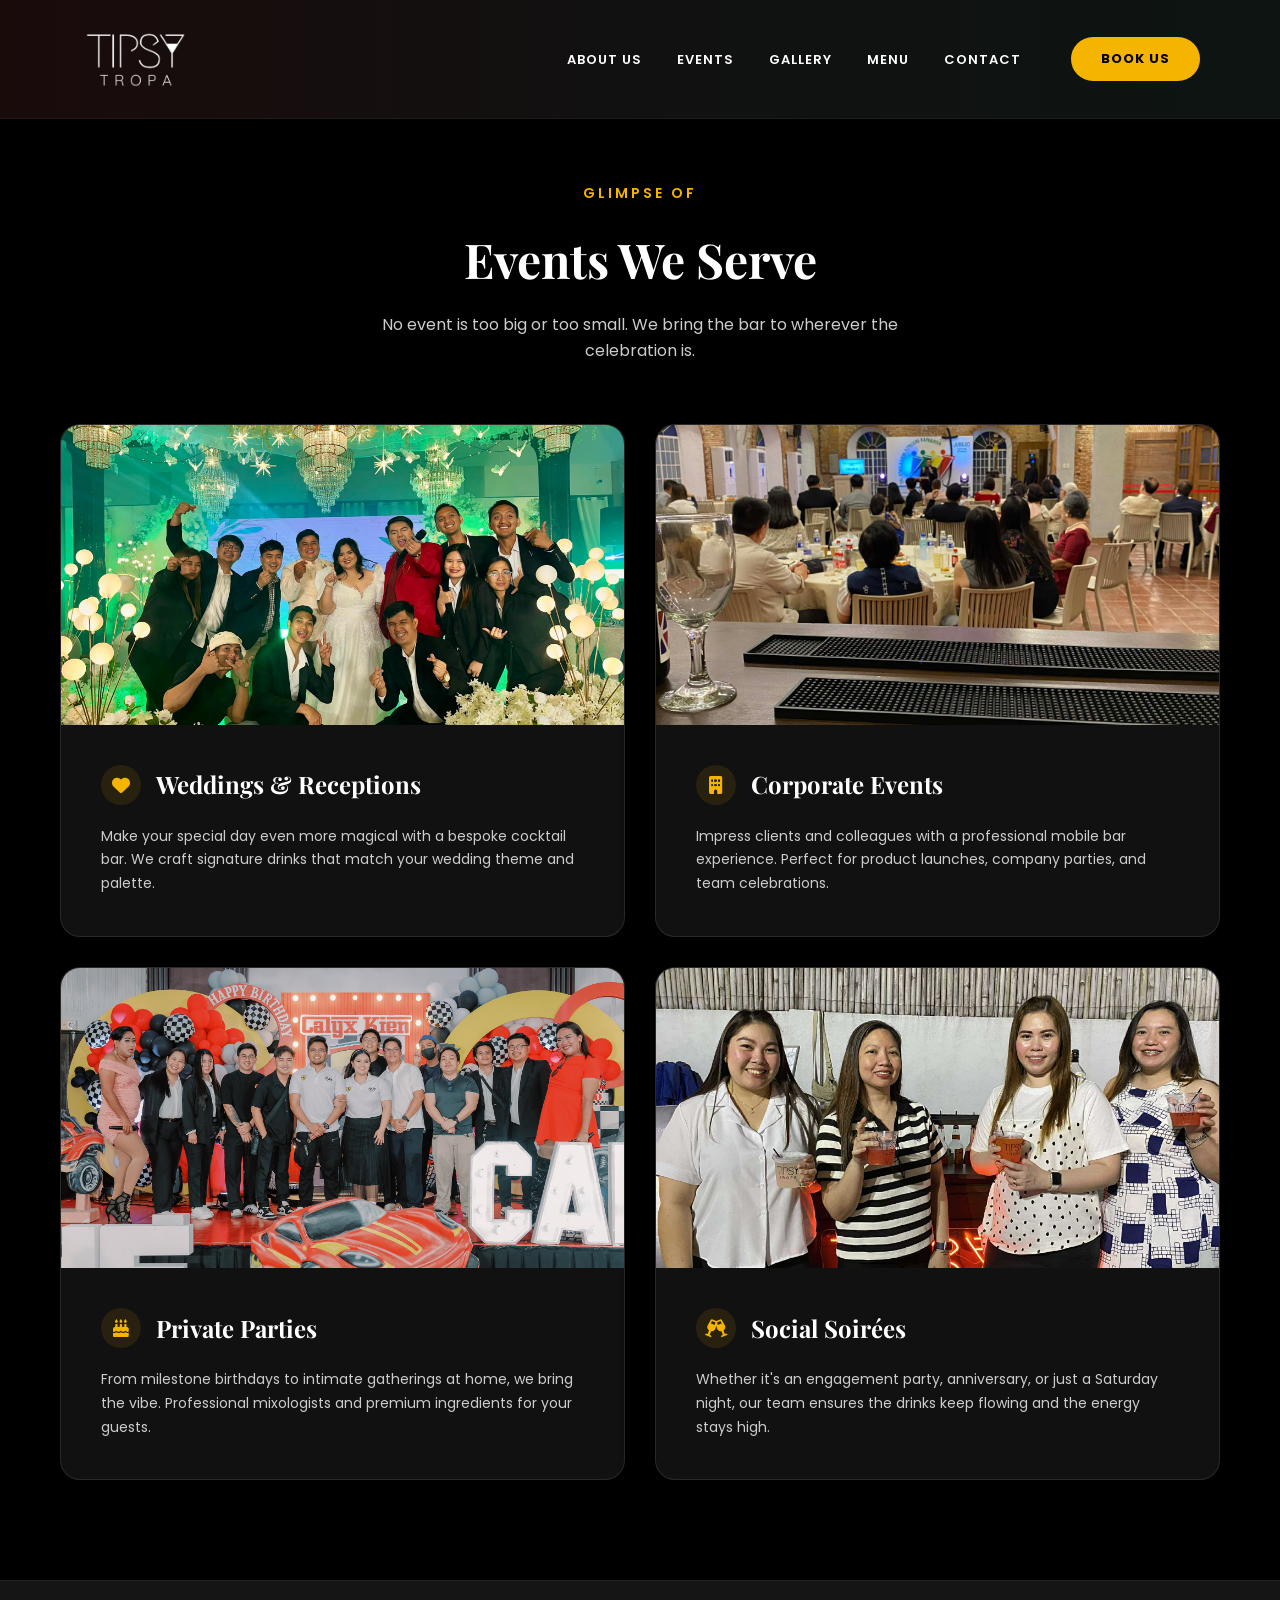
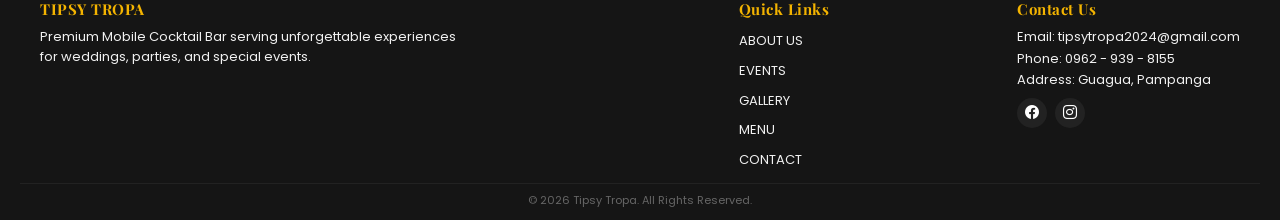
<file: events.html>
<!DOCTYPE html>
<html lang="en">
<head>
    <meta charset="UTF-8">
    <meta name="viewport" content="width=device-width, initial-scale=1.0">
    <title>Tipsy Tropa | Events We Serve</title>

   <link rel="icon" type="image/jpeg" href="images/logos.png">

    <link href="https://fonts.googleapis.com/css2?family=Playfair+Display:ital,wght@0,500;0,700;1,400&family=Poppins:wght@300;400;600&display=swap" rel="stylesheet">
    <link rel="stylesheet" href="https://cdnjs.cloudflare.com/ajax/libs/font-awesome/6.0.0/css/all.min.css">
    <link rel="stylesheet" href="https://cdn.jsdelivr.net/npm/bootstrap-icons@1.11.3/font/bootstrap-icons.min.css">

    <style>
        /* --- RESET & GLOBALS --- */
        * {
            margin: 0;
            padding: 0;
            box-sizing: border-box;
        }

        :root {
            --accent-gold: #f4b400;
            --text-dark: #fff;
            --text-gray: #ccc;
            --bg-light: #000000;
            --card-bg: #111;
            --font-poppins: 'Poppins', sans-serif;
            --font-display: 'Playfair Display', serif;
        }

        body {
            font-family: var(--font-poppins);
            background-color: var(--bg-light);
            color: var(--text-dark);
            line-height: 1.6;
        }

        /* --- NAVBAR --- */
        .navbar {
            position: fixed;
            top: 0;
            left: 0;
            width: 100%;
            padding: 25px 80px; 
            display: flex;
            justify-content: space-between;
            align-items: center;
            background: linear-gradient(to right, #1a0b0b 0%, #111111 50%, #0d1411 100%);
            z-index: 1000;
            border-bottom: 1px solid rgba(255, 255, 255, 0.05);
            box-sizing: border-box;
        }

        .logo {
            display: inline-flex;
            align-items: center;
            text-decoration: none;
            line-height: 0;
        }

        .logo img {
            display: block;
            width: auto;
            height: 68px;
            object-fit: contain;
        }

        .hamburger {
            display: none;
            color: white;
            font-size: 28px;
            cursor: pointer;
            z-index: 1001;
            margin-left: 15px;
        }

        .nav-links {
            display: flex;
            list-style: none;
            gap: 35px;
            margin-left: auto;
            margin-right: 50px;
        }

        .nav-links a {
            font-family: var(--font-poppins);
            text-decoration: none;
            color: white;
            font-size: 13px;
            font-weight: 600;
            text-transform: uppercase;
            letter-spacing: 1px;
            transition: 0.3s;
        }

        .nav-links a:hover { color: var(--accent-gold); }

        .btn-book {
            background: var(--accent-gold);
            color: #000;
            padding: 12px 30px;
            border-radius: 50px;
            text-decoration: none;
            font-family: var(--font-poppins);
            font-weight: 700;
            font-size: 13px;
            text-transform: uppercase;
            transition: 0.3s;
            letter-spacing: 1px;
            white-space: nowrap;
        }

        .btn-book:hover { background: #fff; transform: scale(1.05); }

        /* --- EVENTS SECTION --- */
        .events-header {
            text-align: center;
            padding: 180px 20px 60px;
        }

        .events-header span {
            color: var(--accent-gold);
            text-transform: uppercase;
            font-weight: 600;
            letter-spacing: 3px;
            font-size: 14px;
        }

        .events-header h1 {
            font-family: var(--font-display);
            font-size: 48px;
            margin: 15px 0;
            color: #fff;
        }

        .events-header p {
            color: var(--text-gray);
            max-width: 600px;
            margin: 0 auto;
        }

        .events-grid {
            max-width: 1200px;
            margin: 0 auto 100px;
            display: grid;
            grid-template-columns: repeat(2, 1fr);
            gap: 30px;
            padding: 0 20px;
        }

        .event-card {
            background: var(--card-bg);
            border-radius: 20px;
            overflow: hidden;
            border: 1px solid rgba(255, 255, 255, 0.1);
            box-shadow: 0 10px 30px rgba(0,0,0,0.5);
            transition: transform 0.3s ease;
        }

        .event-card:hover { transform: translateY(-10px); }

        .event-image {
            width: 100%;
            height: 300px;
            background-size: cover;
            background-position: center;
        }

        .event-content { padding: 40px; }

        .event-title-wrap {
            display: flex;
            align-items: center;
            gap: 15px;
            margin-bottom: 20px;
        }

        .event-icon {
            width: 40px;
            height: 40px;
            background: rgba(244, 180, 0, 0.1);
            border-radius: 50%;
            display: flex;
            align-items: center;
            justify-content: center;
            color: var(--accent-gold);
            font-size: 18px;
        }

        .event-content h2 {
            font-family: var(--font-display);
            font-size: 24px;
            color: #fff;
        }

        .event-content p {
            color: var(--text-gray);
            font-size: 14px;
            line-height: 1.7;
        }

        /* --- FOOTER --- */

        .footer {
            background: #151515;
            color: #fff;
            padding: 16px 20px 8px;
            height: 2.5in;
            box-sizing: border-box;
            border-top: 1px solid rgba(255,255,255,0.05);
        }

        .footer-container {
            display: grid;
            grid-template-columns: minmax(0, 1.6fr) repeat(2, minmax(180px, 0.8fr));
            gap: 14px 24px;
            max-width: 1200px;
            margin: 0 auto;
            align-items: start;
        }

        .footer-about, .footer-links, .footer-contact {
            margin: 0;
        }

        .footer-about {
            max-width: 420px;
        }

        .footer-links {
            justify-self: center;
        }

        .footer-contact {
            justify-self: end;
        }

        .footer h3, .footer h4 {
            font-family: var(--font-display);
            margin-bottom: 6px;
            font-size: 15px;
            color: var(--accent-gold);
            letter-spacing: 0.5px;
        }

        .footer-links ul {
            list-style: none;
            padding: 0;
            display: grid;
            gap: 4px;
        }
        .footer-links ul li { margin-bottom: 0; }
        .footer-links ul li a { color: #f1f1f1; text-decoration: none; transition: 0.3s; font-size: 13px; }
        .footer-links ul li a:hover { color: var(--accent-gold); }

        .footer-about p,
        .footer-contact p { color: #f1f1f1; font-size: 13px; line-height: 1.5; margin-bottom: 2px; }

        .social-icons { margin-top: 8px; display: flex; gap: 8px; }
        .social-icon {
            display: inline-flex;
            background: #222;
            color: #fff;
            width: 30px;
            height: 30px;
            align-items: center;
            justify-content: center;
            border-radius: 50%;
            transition: 0.3s;
            text-decoration: none;
            font-size: 14px;
        }

        .social-icon:hover { background: var(--accent-gold); color: #000; }

        .footer-bottom {
            margin-top: 12px;
            border-top: 1px solid #222;
            padding-top: 8px;
            text-align: center;
            font-size: 11px;
            color: #666;
        }

        /* --- MOBILE RESPONSIVE --- */
        @media (max-width: 768px) {
            .navbar {
                padding: 15px 20px;
                background: #000;
                flex-wrap: wrap;
                gap: 10px;
            }
            .hamburger {
                display: block;
                order: 3;
            }
            .btn-book {
                order: 2;
                padding: 8px 15px;
                font-size: 11px;
                margin-left: auto;
            }
            .nav-links {
                display: none;
                flex-direction: column;
                position: absolute;
                top: 100%;
                left: 0;
                width: 100%;
                background: rgba(0, 0, 0, 0.98);
                padding: 30px 20px;
                text-align: center;
                gap: 20px;
                border-bottom: 1px solid var(--accent-gold);
                margin: 0;
            }
            .logo img {
                height: 56px;
            }
            .nav-links.active {
                display: flex;
            }
            .nav-links li,
            .nav-links a {
                width: 100%;
                text-align: center;
            }
            .events-header {
                padding: 120px 20px 30px;
            }
            .events-header span {
                font-size: 12px;
                letter-spacing: 2px;
            }
            .events-header h1 {
                font-size: 36px;
                margin: 10px 0;
            }
            .events-header p {
                font-size: 14px;
                max-width: 320px;
            }
            .events-grid {
                grid-template-columns: 1fr;
                gap: 20px;
                margin: 0 auto 50px;
                padding: 0 20px;
            }
            .event-image {
                height: 200px;
            }
            .event-content {
                padding: 24px 20px;
            }
            .event-title-wrap {
                gap: 10px;
                margin-bottom: 12px;
            }
            .event-icon {
                width: 35px;
                height: 35px;
                font-size: 16px;
            }
            .event-content h2 {
                font-size: 20px;
            }
            .event-content p {
                font-size: 14px;
                line-height: 1.6;
            }
            .footer {
                padding: 18px 16px 10px;
                height: auto;
            }
            .footer-container {
                grid-template-columns: 1fr;
                gap: 14px;
                text-align: left;
            }
            .footer-links,
            .footer-contact {
                justify-self: start;
            }
            .footer h3,
            .footer h4 {
                margin-bottom: 6px;
            }
            .footer-links ul li a,
            .footer-about p,
            .footer-contact p {
                font-size: 13px;
            }
            .social-icons {
                margin-top: 8px;
                justify-content: flex-start;
            }
            .footer-bottom {
                margin-top: 10px;
                padding-top: 8px;
            }
        }
    </style>
</head>
<body>

    <nav class="navbar">
    <a href="index.html" class="logo" aria-label="Tipsy Tropa Home"><img src="images/LOGO.png" alt="Tipsy Tropa logo"></a>
        <ul class="nav-links" id="navMenu">
        <li><a href="about.html">ABOUT US</a></li>
            <li><a href="events.html">EVENTS</a></li>
            <li><a href="gallery.html">GALLERY</a></li>
            <li><a href="menu.html">MENU</a></li>
            <li><a href="booking.html">CONTACT</a></li>
        </ul>
        <a href="booking.html" class="btn-book">BOOK US</a>
        <i class="bi bi-list hamburger" id="hamburger"></i>
    </nav>

    <header class="events-header">
        <span>Glimpse of</span>
        <h1>Events We Serve</h1>
        <p>No event is too big or too small. We bring the bar to wherever the celebration is.</p>
    </header>

    <section class="events-grid">
        
        <div class="event-card">
            <div class="event-image" style="background-image: url('images/event1.jpg');"></div>
            <div class="event-content">
                <div class="event-title-wrap">
                    <div class="event-icon"><i class="fas fa-heart"></i></div>
                    <h2>Weddings & Receptions</h2>
                </div>
                <p>Make your special day even more magical with a bespoke cocktail bar. We craft signature drinks that match your wedding theme and palette.</p>
            </div>
        </div>

        <div class="event-card">
            <div class="event-image" style="background-image: url('images/event2.jpg');"></div>
            <div class="event-content">
                <div class="event-title-wrap">
                    <div class="event-icon"><i class="fas fa-building"></i></div>
                    <h2>Corporate Events</h2>
                </div>
                <p>Impress clients and colleagues with a professional mobile bar experience. Perfect for product launches, company parties, and team celebrations.</p>
            </div>
        </div>

        <div class="event-card">
            <div class="event-image" style="background-image: url('images/event3.jpg');"></div>
            <div class="event-content">
                <div class="event-title-wrap">
                    <div class="event-icon"><i class="fas fa-birthday-cake"></i></div>
                    <h2>Private Parties</h2>
                </div>
                <p>From milestone birthdays to intimate gatherings at home, we bring the vibe. Professional mixologists and premium ingredients for your guests.</p>
            </div>
        </div>

        <div class="event-card">
            <div class="event-image" style="background-image: url('images/event4.jpg');"></div>
            <div class="event-content">
                <div class="event-title-wrap">
                    <div class="event-icon"><i class="fas fa-glass-cheers"></i></div>
                    <h2>Social Soirées</h2>
                </div>
                <p>Whether it's an engagement party, anniversary, or just a Saturday night, our team ensures the drinks keep flowing and the energy stays high.</p>
            </div>
        </div>

    </section>

    <footer class="footer">
    <div class="footer-container">
        <div class="footer-about">
            <h3>TIPSY TROPA</h3>
            <p>Premium Mobile Cocktail Bar serving unforgettable experiences for weddings, parties, and special events.</p>
        </div>
        <div class="footer-links">
            <h4>Quick Links</h4>
            <ul>
                <li><a href="about.html">ABOUT US</a></li>
                <li><a href="events.html">EVENTS</a></li>
                <li><a href="gallery.html">GALLERY</a></li>
                <li><a href="menu.html">MENU</a></li>
                <li><a href="booking.html">CONTACT</a></li>
            </ul>
        </div>
        <div class="footer-contact">
            <h4>Contact Us</h4>
            <p>Email: tipsytropa2024@gmail.com</p>
            <p>Phone: 0962 - 939 - 8155</p>
            <p>Address: Guagua, Pampanga</p>
            <div class="social-icons">
                <a href="https://www.facebook.com/profile.php?id=61555695737139" target="_blank" class="social-icon"><i class="bi bi-facebook"></i></a>
                <a href="https://www.instagram.com/tipsytropa/" target="_blank" class="social-icon"><i class="bi bi-instagram"></i></a>
            </div>
        </div>
    </div>
    <div class="footer-bottom">
        <p>&copy; 2026 Tipsy Tropa. All Rights Reserved.</p>
    </div>
</footer>

    <script>
        /* --- HAMBURGER MENU TOGGLE --- */
        const hamburger = document.getElementById('hamburger');
        const navMenu = document.getElementById('navMenu');

        hamburger.addEventListener('click', () => {
            navMenu.classList.toggle('active');
            if (navMenu.classList.contains('active')) {
                hamburger.classList.replace('bi-list', 'bi-x');
            } else {
                hamburger.classList.replace('bi-x', 'bi-list');
            }
        });
    </script>

</body>
</html>
</file>
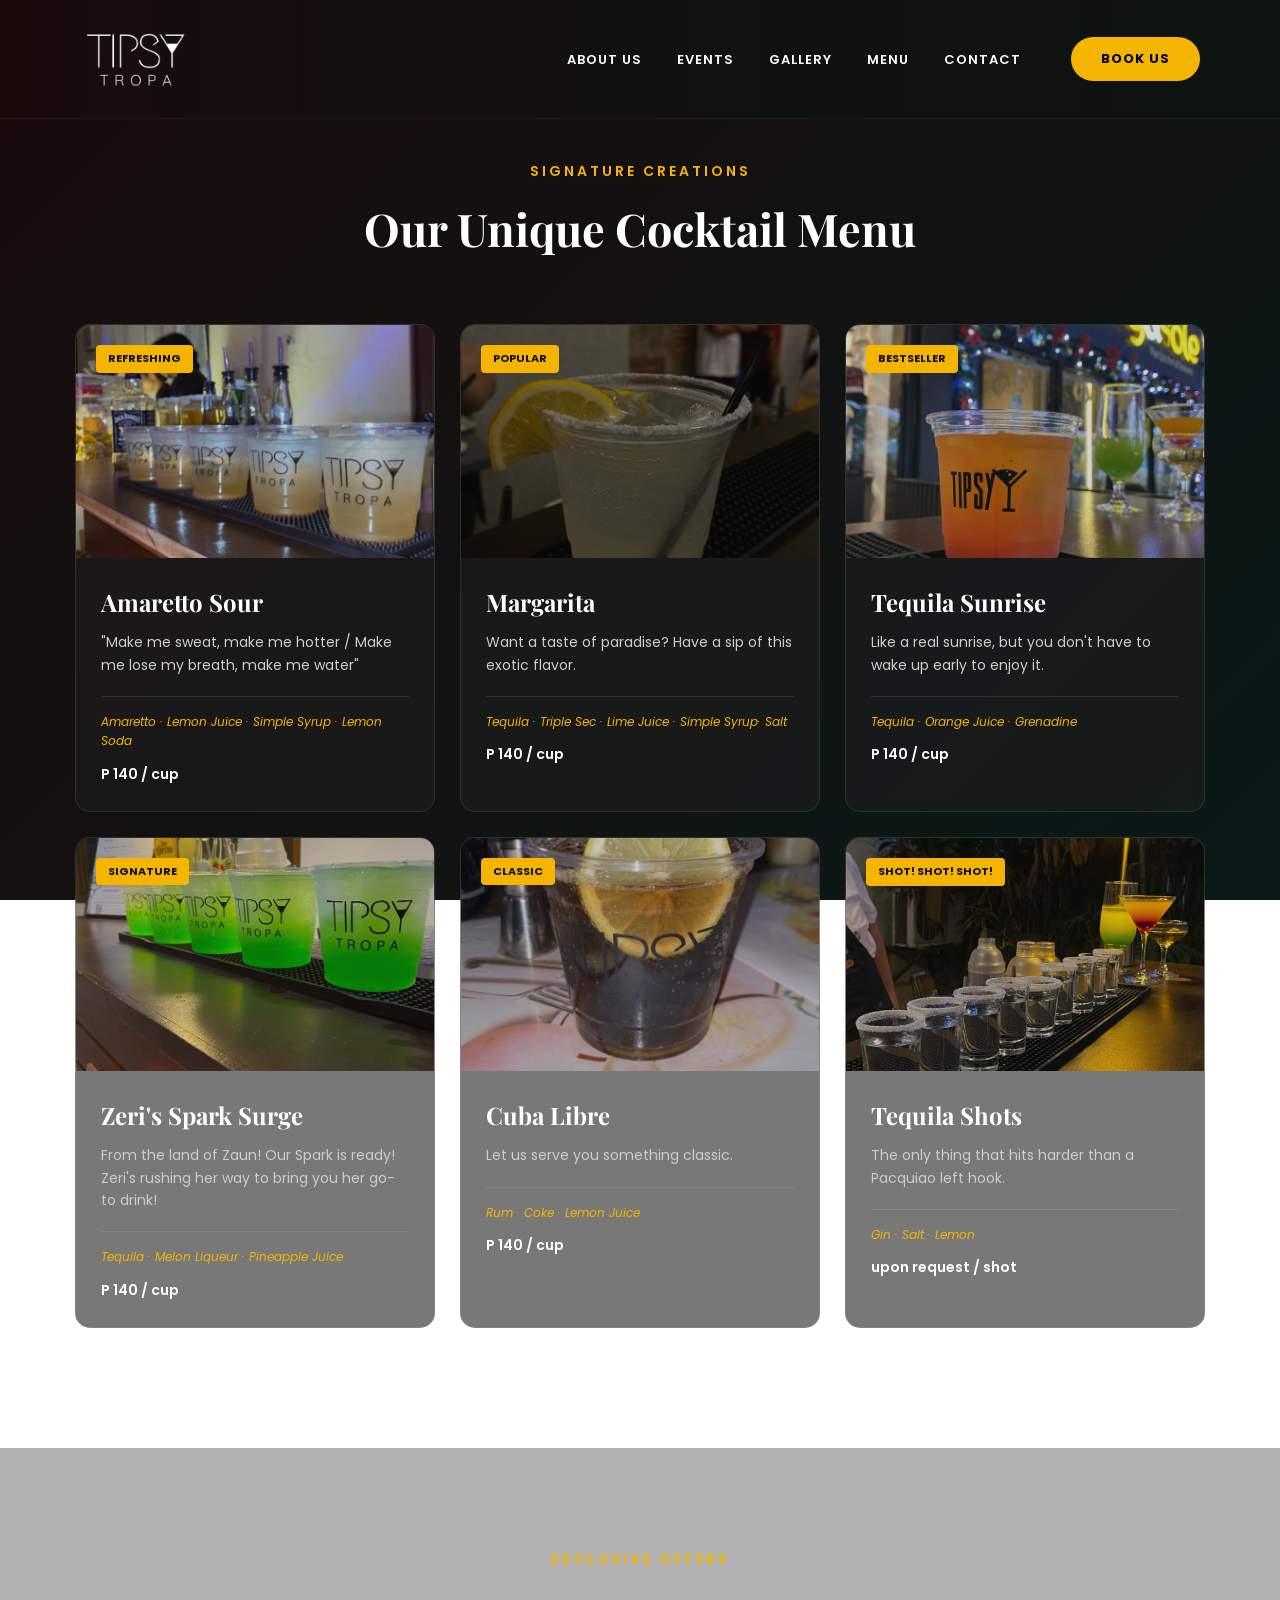
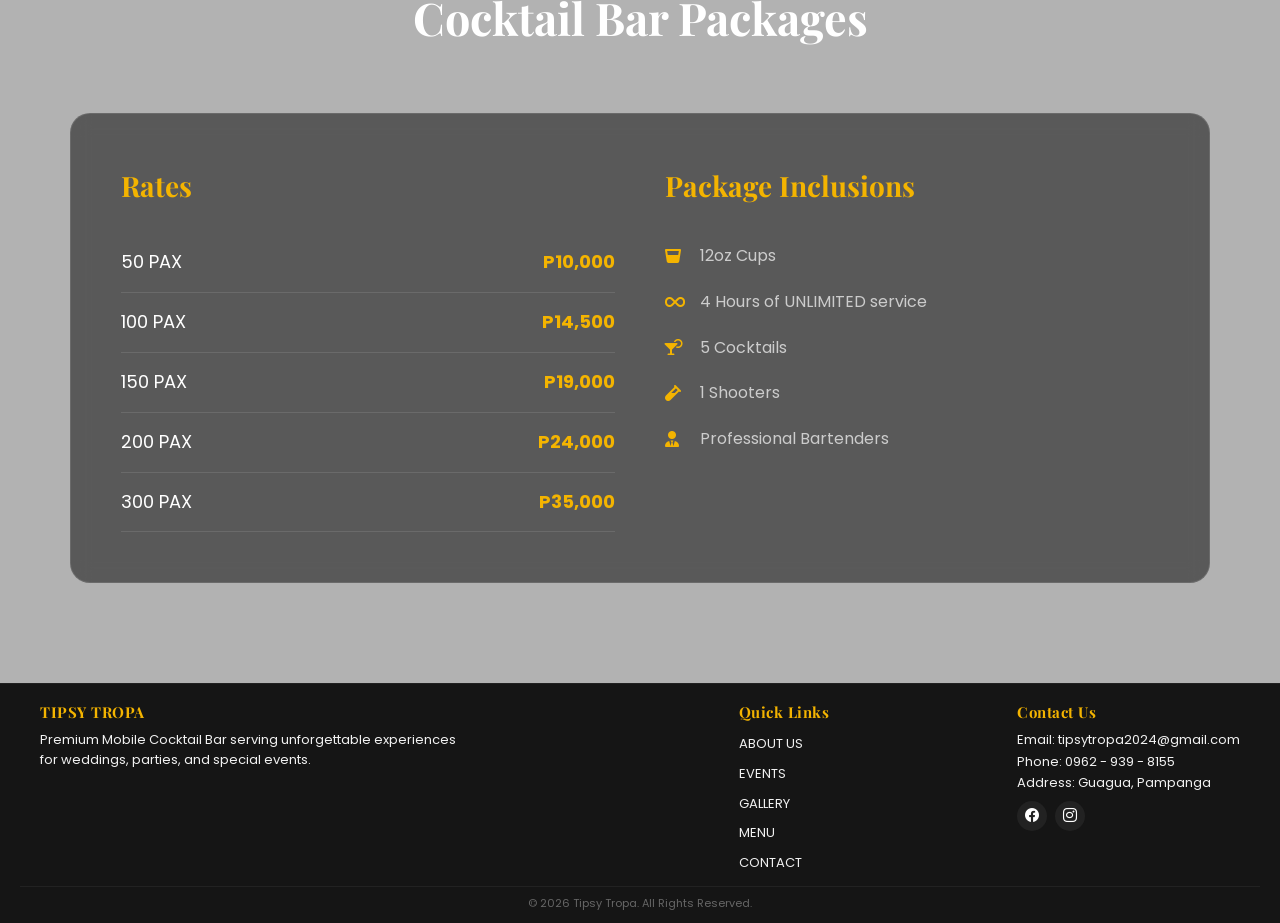
<file: menu.html>
<!DOCTYPE html>
<html lang="en">
<head>
    <meta charset="UTF-8">
    <meta name="viewport" content="width=device-width, initial-scale=1.0">
    <title>Tipsy Tropa | Menu & Packages</title>

    <link rel="icon" type="image/jpeg" href="images/logos.png">
    
    <link rel="stylesheet" href="https://cdnjs.cloudflare.com/ajax/libs/font-awesome/6.0.0/css/all.min.css">
    
    <link href="https://fonts.googleapis.com/css2?family=Playfair+Display:ital,wght@0,500;0,700;1,400&family=Poppins:wght@300;400;600&display=swap" rel="stylesheet">
    <link rel="stylesheet" href="https://cdn.jsdelivr.net/npm/bootstrap-icons@1.11.3/font/bootstrap-icons.min.css">
    
    <style>
        /* --- GLOBAL BACKGROUND & VARIABLES --- */
        :root {
            --accent-gold: #f4b400;
            --font-poppins: 'Poppins', sans-serif;
            --font-display: 'Playfair Display', serif;
            --secondary-bg: rgba(30, 30, 30, 0.6);
            --border-color: rgba(255, 255, 255, 0.1);
        }

        * {
            margin: 0;
            padding: 0;
            box-sizing: border-box;
        }

        body {
            font-family: var(--font-poppins);
            background: linear-gradient(135deg, #1a0a0d, #091a16);
            background-attachment: fixed;
            color: #fff;
            line-height: 1.6;
        }

        /* --- PREMIUM NAVBAR --- */
        .navbar {
            position: fixed;
            top: 0;
            left: 0;
            width: 100%;
            padding: 25px 80px; 
            display: flex;
            justify-content: space-between;
            align-items: center;
            background: linear-gradient(to right, #1a0b0b 0%, #111111 50%, #0d1411 100%);
            z-index: 1000;
            border-bottom: 1px solid rgba(255, 255, 255, 0.05);
            box-sizing: border-box;
        }

        .logo {
            display: inline-flex;
            align-items: center;
            text-decoration: none;
            line-height: 0;
        }

        .logo img {
            display: block;
            width: auto;
            height: 68px;
            object-fit: contain;
        }

        .hamburger {
            display: none;
            color: white;
            font-size: 28px;
            cursor: pointer;
            z-index: 1001;
            margin-left: 15px;
        }

        .nav-links {
            display: flex;
            list-style: none;
            gap: 35px;
            margin-left: auto;
            margin-right: 50px;
        }

        .nav-links a {
            font-family: var(--font-poppins);
            text-decoration: none;
            color: white;
            font-size: 13px;
            font-weight: 600;
            transition: color 0.3s ease;
            text-transform: uppercase;
            letter-spacing: 1px;
        }

        .nav-links a:hover { color: var(--accent-gold); }

        .btn-book {
            background: var(--accent-gold);
            color: #000;
            padding: 12px 30px;
            border-radius: 50px;
            text-decoration: none;
            font-family: var(--font-poppins);
            font-weight: 700;
            font-size: 13px;
            transition: 0.3s;
            text-transform: uppercase;
            letter-spacing: 1px;
            white-space: nowrap;
        }

        .btn-book:hover {
            background: #fff;
            transform: scale(1.05);
        }

        /* --- MENU SECTION --- */
        .container {
            max-width: 1200px;
            margin: 0 auto;
            padding: 0 30px;
        }

        .menu-container { padding-top: 160px; padding-bottom: 80px; }

        .section-header { text-align: center; margin-bottom: 60px; }
        .section-header span {
            font-size: 14px;
            color: var(--accent-gold);
            text-transform: uppercase;
            letter-spacing: 3px;
            display: block;
            margin-bottom: 10px;
            font-weight: 600;
        }
        .section-header h2 { font-family: var(--font-display); font-size: 45px; font-weight: 700; }

        .menu-grid {
            display: flex;
            flex-wrap: wrap;
            justify-content: center;
            gap: 25px; 
            padding-bottom: 40px;
        }

        .cocktail-card {
            background-color: var(--secondary-bg);
            border-radius: 15px;
            overflow: hidden;
            border: 1px solid var(--border-color);
            transition: all 0.3s ease;
            width: calc(33.333% - 20px); 
            min-width: 300px;
            backdrop-filter: blur(5px);
        }

        .cocktail-card:hover { 
            transform: translateY(-10px);
            border-color: var(--accent-gold);
        }

        .card-image-wrapper {
            position: relative;
            width: 100%;
            padding-top: 65%;
            background: #252525;
            overflow: hidden;
        }

        .card-image-wrapper img {
            position: absolute;
            top: 0;
            left: 0;
            width: 100%;
            height: 100%;
            object-fit: cover;
            opacity: 0.8;
            transition: 0.3s;
        }

        .cocktail-card:hover img {
            opacity: 1;
            transform: scale(1.1);
        }

        .card-badge {
            position: absolute;
            top: 20px;
            left: 20px;
            background: var(--accent-gold);
            color: #111;
            font-size: 11px;
            font-weight: 700;
            padding: 5px 12px;
            border-radius: 4px;
            text-transform: uppercase;
            z-index: 2;
        }

        .card-body { padding: 25px; }
        .cocktail-name { font-size: 24px; margin-bottom: 10px; font-family: var(--font-display); }
        .cocktail-description { font-size: 14px; color: #ccc; margin-bottom: 20px; }
        .card-footer { border-top: 1px solid var(--border-color); padding-top: 15px; }
        .ingredients-list { font-size: 12px; color: var(--accent-gold); margin-bottom: 10px; font-style: italic; }
        .price-tag { font-size: 14px; font-weight: 600; color: #fff; }

        /* --- NON-ALCOHOLIC TEXT --- */
        /* --- PACKAGES --- */
        .packages-section {
            padding: 100px 0;
            background-color: rgba(0, 0, 0, 0.3);
        }

        .package-wrapper {
            display: grid;
            grid-template-columns: 1fr 1fr;
            gap: 50px;
            background: var(--secondary-bg);
            padding: 50px;
            border-radius: 20px;
            border: 1px solid var(--border-color);
            backdrop-filter: blur(10px);
        }

        .package-list h3, .inclusion-list h3 {
            color: var(--accent-gold);
            margin-bottom: 25px;
            font-family: var(--font-display);
            font-size: 28px;
        }

        .package-item {
            display: flex;
            justify-content: space-between;
            padding: 15px 0;
            border-bottom: 1px solid var(--border-color);
            font-size: 18px;
        }

        .package-item span:last-child { color: var(--accent-gold); font-weight: 700; }
        .inclusion-item { list-style: none; padding: 10px 0; display: flex; align-items: center; gap: 15px; color: #ccc; }
        .inclusion-item i { color: var(--accent-gold); width: 20px; }

        /* --- FOOTER --- */

        .footer {
            background: #151515;
            color: #fff;
            padding: 16px 20px 8px;
            height: 2.5in;
            box-sizing: border-box;
            border-top: 1px solid rgba(255,255,255,0.05);
        }

        .footer-container {
            display: grid;
            grid-template-columns: minmax(0, 1.6fr) repeat(2, minmax(180px, 0.8fr));
            gap: 14px 24px;
            max-width: 1200px;
            margin: 0 auto;
            align-items: start;
        }

        .footer-about, .footer-links, .footer-contact {
            margin: 0;
        }

        .footer-about {
            max-width: 420px;
        }

        .footer-links {
            justify-self: center;
        }

        .footer-contact {
            justify-self: end;
        }

        .footer h3, .footer h4 {
            font-family: var(--font-display);
            margin-bottom: 6px;
            font-size: 15px;
            color: var(--accent-gold);
            letter-spacing: 0.5px;
        }

        .footer-links ul {
            list-style: none;
            padding: 0;
            display: grid;
            gap: 4px;
        }
        .footer-links ul li { margin-bottom: 0; }
        .footer-links ul li a { color: #f1f1f1; text-decoration: none; transition: 0.3s; font-size: 13px; }
        .footer-links ul li a:hover { color: var(--accent-gold); }

        .footer-about p,
        .footer-contact p { color: #f1f1f1; font-size: 13px; line-height: 1.5; margin-bottom: 2px; }

        .social-icons { margin-top: 8px; display: flex; gap: 8px; }
        .social-icon {
            display: inline-flex;
            background: #222;
            color: #fff;
            width: 30px;
            height: 30px;
            align-items: center;
            justify-content: center;
            border-radius: 50%;
            transition: 0.3s;
            text-decoration: none;
            font-size: 14px;
        }

        .social-icon:hover { background: var(--accent-gold); color: #000; }

        .footer-bottom {
            margin-top: 12px;
            border-top: 1px solid #222;
            padding-top: 8px;
            text-align: center;
            font-size: 11px;
            color: #666;
        }        /* --- MOBILE RESPONSIVE --- */
        @media (max-width: 768px) {
            .navbar {
                padding: 15px 20px;
                background: #000;
                flex-wrap: wrap;
                gap: 10px;
            }

            .logo img {
                height: 56px;
            }

            .hamburger {
                display: block;
                order: 3;
            }

            .btn-book {
                order: 2;
                padding: 8px 15px;
                font-size: 11px;
                margin-left: auto;
            }

            .nav-links {
                display: none;
                flex-direction: column;
                position: absolute;
                top: 100%;
                left: 0;
                width: 100%;
                background: rgba(0, 0, 0, 0.98);
                padding: 30px 20px;
                text-align: center;
                gap: 20px;
                border-bottom: 1px solid var(--accent-gold);
                margin: 0;
            }

            .nav-links.active {
                display: flex;
            }

            .nav-links li,
            .nav-links a {
                width: 100%;
                text-align: center;
            }

            .cocktail-card {
                width: 100% !important;
            }

            .package-wrapper {
                grid-template-columns: 1fr;
                padding: 30px;
                gap: 30px;
            }

            .section-header h2 {
                font-size: 36px;
            }

            .package-item {
                font-size: 16px;
            }

            .non-alcoholic-text p {
                font-size: 14px;
            }

            .footer {
                padding: 18px 16px 10px;
            }

            .footer-container {
                grid-template-columns: 1fr;
                gap: 14px;
                text-align: left;
            }

            .footer-links,
            .footer-contact {
                justify-self: start;
            }

            .footer h3,
            .footer h4 {
                margin-bottom: 6px;
            }

            .footer-links ul li a,
            .footer-about p,
            .footer-contact p {
                font-size: 13px;
            }

            .social-icons {
                margin-top: 8px;
                justify-content: flex-start;
            }

            .footer-bottom {
                margin-top: 10px;
                padding-top: 8px;
            }
        }
        @media (max-width: 768px) {
            .section-header h2 {
                font-size: 36px;
            }

            .package-item {
                font-size: 16px;
            }

            .non-alcoholic-text p {
                font-size: 14px;
            }

            .footer {
                padding: 18px 16px 10px;
            }

            .footer-container {
                grid-template-columns: 1fr;
                gap: 14px;
                text-align: left;
            }

            .footer-links,
            .footer-contact {
                justify-self: start;
            }

            .footer h3,
            .footer h4 {
                margin-bottom: 6px;
            }

            .footer-links ul li a,
            .footer-about p,
            .footer-contact p {
                font-size: 13px;
            }

            .social-icons {
                margin-top: 8px;
                justify-content: flex-start;
            }

            .footer-bottom {
                margin-top: 10px;
                padding-top: 8px;
            }
        }
    </style>
</head>
<body>
<nav class="navbar">
    <a href="index.html" class="logo" aria-label="Tipsy Tropa Home"><img src="images/LOGO.png" alt="Tipsy Tropa logo"></a>
    <ul class="nav-links" id="navMenu">
        <li><a href="about.html">ABOUT US</a></li>
        <li><a href="events.html">EVENTS</a></li>
        <li><a href="gallery.html">GALLERY</a></li>
        <li><a href="menu.html">MENU</a></li>
        <li><a href="booking.html">CONTACT</a></li>
    </ul>
    <a href="booking.html" class="btn-book">BOOK US</a>
    <i class="bi bi-list hamburger" id="hamburger"></i>
</nav>

    <div class="menu-container container">
        <header class="section-header">
            <span>Signature Creations</span>
            <h2>Our Unique Cocktail Menu</h2>
        </header>

        <main class="menu-grid">
            <article class="cocktail-card">
                <div class="card-image-wrapper">
                    <span class="card-badge">Refreshing</span>
                    <img src="images/menu1.jpg" alt="Amaretto Sour">
                </div>
                <div class="card-body">
                    <h2 class="cocktail-name">Amaretto Sour</h2>
                    <p class="cocktail-description">"Make me sweat, make me hotter / Make me lose my breath, make me water"</p>
                    <div class="card-footer">
                        <p class="ingredients-list">Amaretto · Lemon Juice · Simple Syrup · Lemon Soda</p>
                        <span class="price-tag">P 140 / cup</span>
                    </div>
                </div>
            </article>

            <article class="cocktail-card">
                <div class="card-image-wrapper">
                    <span class="card-badge">Popular</span>
                    <img src="images/menu2.jpg" alt="Margarita">
                </div>
                <div class="card-body">
                    <h2 class="cocktail-name">Margarita</h2>
                    <p class="cocktail-description">Want a taste of paradise? Have a sip of this exotic flavor.</p>
                    <div class="card-footer">
                        <p class="ingredients-list">Tequila · Triple Sec · Lime Juice · Simple Syrup· Salt</p>
                        <span class="price-tag">P 140 / cup</span>
                    </div>
                </div>
            </article>

            <article class="cocktail-card">
                <div class="card-image-wrapper">
                    <span class="card-badge">Bestseller</span>
                    <img src="images/menu3.jpg" alt="Tequila Sunrise">
                </div>
                <div class="card-body">
                    <h2 class="cocktail-name">Tequila Sunrise</h2>
                    <p class="cocktail-description">Like a real sunrise, but you don't have to wake up early to enjoy it.</p>
                    <div class="card-footer">
                        <p class="ingredients-list">Tequila · Orange Juice · Grenadine</p>
                        <span class="price-tag">P 140 / cup</span>
                    </div>
                </div>
            </article>

            <article class="cocktail-card">
                <div class="card-image-wrapper">
                    <span class="card-badge">Signature</span>
                    <img src="images/menu4.jpg" alt="Spark Surge">
                </div>
                <div class="card-body">
                    <h2 class="cocktail-name">Zeri's Spark Surge</h2>
                    <p class="cocktail-description">From the land of Zaun! Our Spark is ready! Zeri's rushing her way to bring you her go-to drink!</p>
                    <div class="card-footer">
                        <p class="ingredients-list">Tequila · Melon Liqueur · Pineapple Juice</p>
                        <span class="price-tag">P 140 / cup</span>
                    </div>
                </div>
            </article>

            <article class="cocktail-card">
                <div class="card-image-wrapper">
                    <span class="card-badge">Classic</span>
                    <img src="images/menu5.jpg" alt="Cuba Libre">
                </div>
                <div class="card-body">
                    <h2 class="cocktail-name">Cuba Libre</h2>
                    <p class="cocktail-description">Let us serve you something classic.</p>
                    <div class="card-footer">
                        <p class="ingredients-list">Rum · Coke · Lemon Juice</p>
                        <span class="price-tag">P 140 / cup</span>
                    </div>
                </div>
            </article>

            <article class="cocktail-card">
                <div class="card-image-wrapper">
                    <span class="card-badge">Shot! Shot! Shot!</span>
                    <img src="images/menu6.jpg" alt="Tequila Shots">
                </div>
                <div class="card-body">
                    <h2 class="cocktail-name">Tequila Shots</h2>
                    <p class="cocktail-description">The only thing that hits harder than a Pacquiao left hook.</p>
                    <div class="card-footer">
                        <p class="ingredients-list">Gin · Salt · Lemon</p>
                        <span class="price-tag">upon request / shot</span>
                    </div>
                </div>
            </article>
</main>
    </div>

    <section class="packages-section">
        <div class="container">
            <header class="section-header">
                <span>Exclusive Offers</span>
                <h2>Cocktail Bar Packages</h2>
            </header>

            <div class="package-wrapper">
                <div class="package-list">
                    <h3>Rates</h3>
                    <div class="package-item"><span>50 PAX</span> <span>P10,000</span></div>
                    <div class="package-item"><span>100 PAX</span> <span>P14,500</span></div>
                    <div class="package-item"><span>150 PAX</span> <span>P19,000</span></div>
                    <div class="package-item"><span>200 PAX</span> <span>P24,000</span></div>
                    <div class="package-item"><span>300 PAX</span> <span>P35,000</span></div>
                </div>

                <div class="inclusion-list">
                    <h3>Package Inclusions</h3>
                    <ul>
                        <li class="inclusion-item"><i class="fas fa-glass-whiskey"></i> 12oz Cups</li>
                        <li class="inclusion-item"><i class="fas fa-infinity"></i> 4 Hours of UNLIMITED service</li>
                        <li class="inclusion-item"><i class="fas fa-cocktail"></i> 5 Cocktails</li>
                        <li class="inclusion-item"><i class="fas fa-vial"></i> 1 Shooters</li>
                        <li class="inclusion-item"><i class="fas fa-user-tie"></i> Professional Bartenders</li>
                    </ul>
                </div>
            </div>
        </div>
    </section>

   <footer class="footer">
    <div class="footer-container">
        <div class="footer-about">
            <h3>TIPSY TROPA</h3>
            <p>Premium Mobile Cocktail Bar serving unforgettable experiences for weddings, parties, and special events.</p>
        </div>
        <div class="footer-links">
            <h4>Quick Links</h4>
            <ul>
                <li><a href="about.html">ABOUT US</a></li>
                <li><a href="events.html">EVENTS</a></li>
                <li><a href="gallery.html">GALLERY</a></li>
                <li><a href="menu.html">MENU</a></li>
                <li><a href="booking.html">CONTACT</a></li>
            </ul>
        </div>
        <div class="footer-contact">
            <h4>Contact Us</h4>
            <p>Email: tipsytropa2024@gmail.com</p>
            <p>Phone: 0962 - 939 - 8155</p>
            <p>Address: Guagua, Pampanga</p>
            <div class="social-icons">
                <a href="https://www.facebook.com/profile.php?id=61555695737139" target="_blank" class="social-icon"><i class="bi bi-facebook"></i></a>
                <a href="https://www.instagram.com/tipsytropa/" target="_blank" class="social-icon"><i class="bi bi-instagram"></i></a>
            </div>
        </div>
    </div>
    <div class="footer-bottom">
        <p>&copy; 2026 Tipsy Tropa. All Rights Reserved.</p>
    </div>
</footer>

<script>
    const hamburger = document.getElementById('hamburger');
    const navMenu = document.getElementById('navMenu');

    hamburger.addEventListener('click', () => {
        navMenu.classList.toggle('active');
        if (navMenu.classList.contains('active')) {
            hamburger.classList.replace('bi-list', 'bi-x');
        } else {
            hamburger.classList.replace('bi-x', 'bi-list');
        }
    });
</script>

</body>
</html>
</file>
